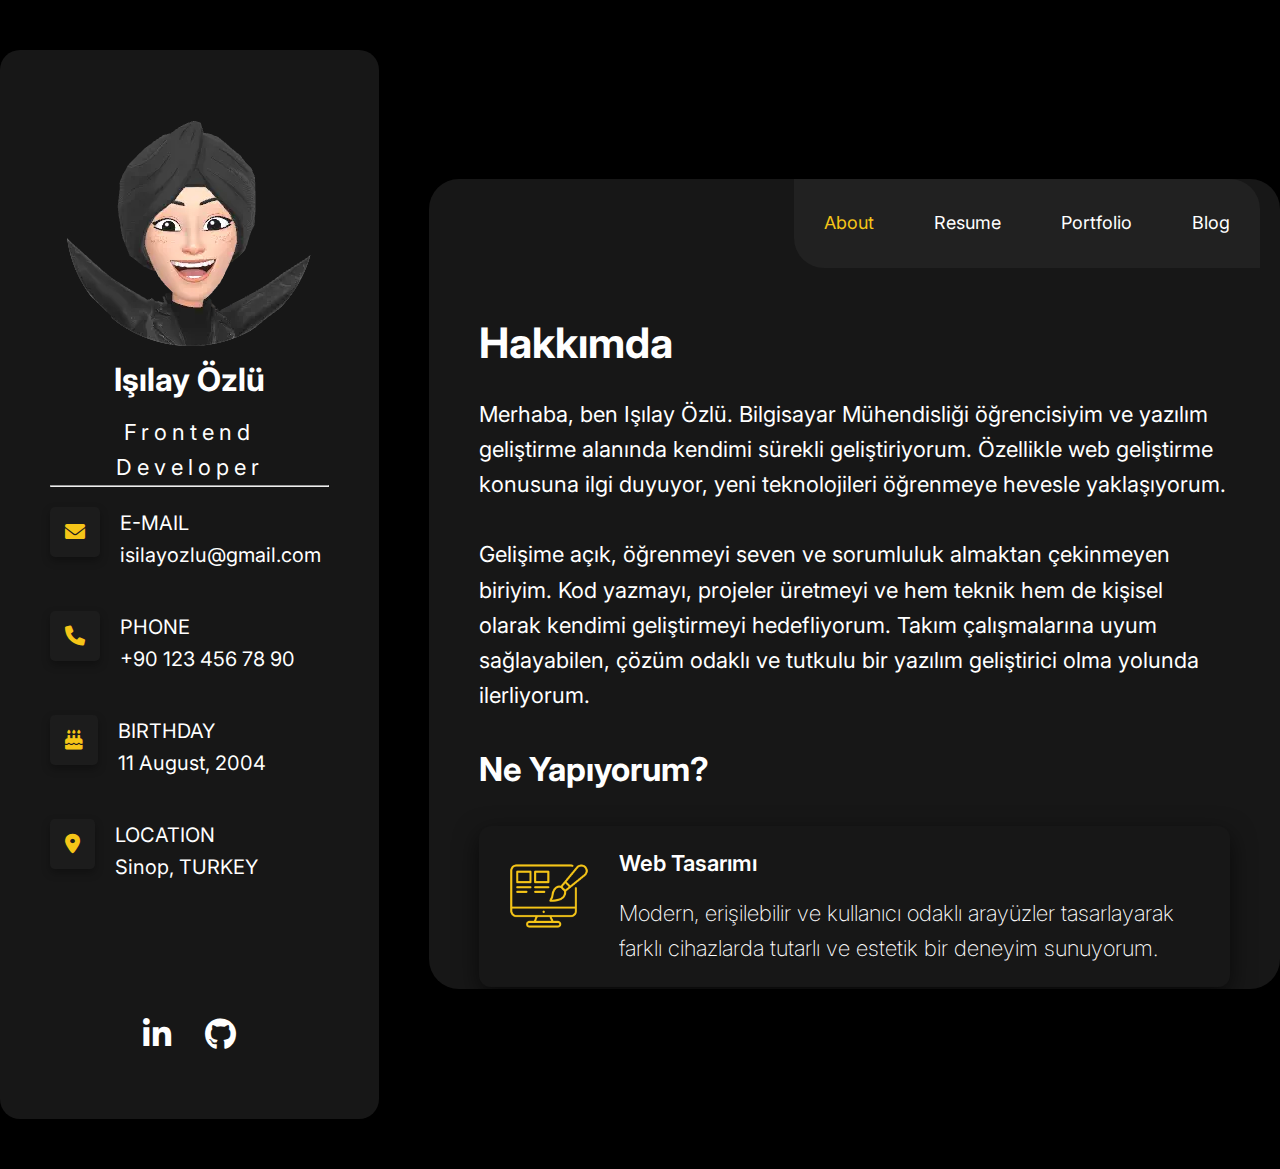
<file: index.html>
<!DOCTYPE html>
<html lang="en">

<head>
    <meta charset="UTF-8">
    <meta name="viewport" content="width=device-width, initial-scale=1.0">
    <link href="https://fonts.googleapis.com/css2?family=Inter:wght@400;600&display=swap" rel="stylesheet">
    <link href="https://cdnjs.cloudflare.com/ajax/libs/font-awesome/6.0.0-beta3/css/all.min.css" rel="stylesheet">
    <link rel="stylesheet" href="style.css" />
    <title>Işılay Özlü - Frontend Developer</title>
</head>

<body>
    <div id="all-part">

        <section id="profil" class="main-section">
            <img src="resimler/snapchat_foto.webp" alt="Işılay Özlü">
            <h2 class="name">Işılay Özlü</h2>
            <p class="gorev">Frontend Developer</p>
            <hr>
          
            <ul>
                <li class="info">
                    <div class="logo"><i class="fa-solid fa-envelope"></i></div>
                    <div class="info-text">
                        <label>E-MAIL</label>
                        <p>isilayozlu@gmail.com</p>
                    </div>
                </li>
                <li class="info">
                    <div class="logo"><i class="fa-solid fa-phone"></i></div>
                    <div class="info-text">
                        <label>PHONE</label>
                        <p>+90 123 456 78 90</p>
                    </div>
                </li>
                <li class="info">
                    <div class="logo"><i class="fa-solid fa-cake-candles"></i></div>
                    <div class="info-text">
                        <label>BIRTHDAY</label>
                        <p>11 August, 2004</p>
                    </div>
                </li>
                <li class="info">
                    <div class="logo"><i class="fa-solid fa-location-dot"></i></div>
                    <div class="info-text">
                        <label>LOCATION</label>
                        <p>Sinop, TURKEY</p>
                    </div>
                </li>
            </ul>

            <ul class="link">
                <li class="account-links">
                    <a href="https://www.linkedin.com/in/i%C5%9F%C4%B1lay-%C3%B6-0a8893294/"><i class="fa-brands fa-linkedin-in"></i></a>
                </li>
                <li class="account-links">
                    <a href="https://github.com/isilayozlu"><i class="fa-brands fa-github"></i></a>
                </li>
            </ul>
        </section>

        <section id="main-part">
            <nav>
                <ul>
                    <li><a class="nav-links" href="javascript:void(0);" onclick="showAbout()">About</a></li>
                    <li><a class="nav-links" href="javascript:void(0);" onclick="showResume()">Resume</a></li>
                    <li><a class="nav-links" href="javascript:void(0);" onclick="showPortfolio()">Portfolio</a></li>
                    <li><a class="nav-links" href="javascript:void(0);" onclick="showBlog()">Blog</a></li>
                </ul>
            </nav>
            
            <div id="about" class="nav-section">
                <h2 class="main-title">Hakkımda</h2>
                <div class="text-content">
                    <p>Merhaba, ben Işılay Özlü. Bilgisayar Mühendisliği öğrencisiyim ve yazılım geliştirme alanında kendimi sürekli geliştiriyorum. Özellikle web geliştirme konusuna ilgi duyuyor, yeni teknolojileri öğrenmeye hevesle yaklaşıyorum.</p>
                    <br>
                    <p>Gelişime açık, öğrenmeyi seven ve sorumluluk almaktan çekinmeyen biriyim. Kod yazmayı, projeler üretmeyi ve hem teknik hem de kişisel olarak kendimi geliştirmeyi hedefliyorum. Takım çalışmalarına uyum sağlayabilen, çözüm odaklı ve tutkulu bir yazılım geliştirici olma yolunda ilerliyorum.</p>
                </div>
                
                <h2 class="sub-title">Ne Yapıyorum?</h2>
                <ul class="card-container">
                    <li class="card" onclick="this.classList.toggle('expanded')">
                        <img class="card-image" src="resimler/web-design (5).png" alt="Web Design">
                        <div class="card-content">
                            <h3>Web Tasarımı</h3>
                            <p>Modern, erişilebilir ve kullanıcı odaklı arayüzler tasarlayarak farklı cihazlarda tutarlı ve estetik bir deneyim sunuyorum.</p>
                        </div>
                    </li>
                    <li class="card" onclick="this.classList.toggle('expanded')">
                        <img class="card-image" src="resimler/coding (1).png" alt="Frontend Development">
                        <div class="card-content">
                            <h3>Frontend Development</h3>
                            <p>HTML, CSS, JavaScript ve React kullanarak duyarlı, etkileşimli ve kullanıcı dostu web uygulamaları geliştiriyorum.</p>
                        </div>
                    </li>
                    <li class="card" onclick="this.classList.toggle('expanded')">
                        <img class="card-image" src="resimler/web-design (4).png" alt="UI/UX">
                        <div class="card-content">
                            <h3>UI/UX</h3>
                            <p>Kullanıcı davranışlarını analiz ederek, sezgisel ve kullanıcı memnuniyetini ön planda tutan arayüzler tasarlıyorum.</p>
                        </div>
                    </li>
                    <li class="card" onclick="this.classList.toggle('expanded')">
                        <img class="card-image" src="resimler/new-technologies.png" alt="Learning New Technologies">
                        <div class="card-content">
                            <h3>Yeni Teknolojileri Öğrenmek</h3>
                            <p>Yeni araçlar ve teknolojileri deneyimleyerek (Git, Figma vb.) teknik bilgi birikimimi sürekli güncelliyorum.</p>
                        </div>
                    </li>
                    <li class="card" onclick="this.classList.toggle('expanded')">
                        <img class="card-image" src="resimler/support.png" alt="Team Collaboration">
                        <div class="card-content">
                            <h3>Takım Çalışması</h3>
                            <p>Projelerde aktif rol alarak fikir alışverişine açık, iletişim becerileri güçlü ve iş birliğine dayalı bir şekilde çalışıyorum.</p>
                        </div>
                    </li>
                </ul>
            </div>

            <div id="resume" class="nav-section">

                <div class="info">
                        <div class="logo mt-20"><i class="fa-solid fa-book-open"></i></div>
                        <div class="resume-text">
                            <h2 class="sub-title">Özet</h2>
                            <p>2025 yazı itibarıyla Bilgisayar Mühendisliği 3. sınıf öğrencisiyim. Akademik bilgilerimi staj deneyimleriyle
                                pekiştirerek yazılım geliştirme alanında profesyonel bir kariyer hedefliyorum. Özellikle web teknolojilerine
                                yoğun ilgi duyuyor; HTML, CSS, PHP ve JavaScript gibi teknolojilerle projeler geliştirerek kendimi
                                bu alanda sürekli geliştiriyorum. Git ve GitHub gibi versiyon kontrol sistemlerini etkin bir şekilde
                                kullanıyor, öğrendiklerimi uygulamalı olarak pekiştiriyorum. Takım çalışmasına uyumlu, sorumluluk almaktan
                                çekinmeyen ve gelişime açık bir birey olarak, yaz stajımda teknik becerilerimi ileriye taşımayı ve sektörel deneyim kazanmayı amaçlıyorum.</p>
                        </div>
                </div>
            
                <div class="info">
                    <div class="logo mt-20"><i class="fa-solid fa-code"></i></div>
                    <div class="resume-text">
                        <h2 class="sub-title">Teknik Beceriler</h2>
                        <ul class="ml-25">
                            <li><b>Programlama Dilleri:</b> C, Java, PHP, HTML, CSS, JavaScript</li>
                            <li><b>Web Teknolojileri:</b> Frontend geliştirme, responsive tasarım</li>
                            <li><b>Veritabanı:</b> Oracle SQL</li>
                            <li><b>Geliştirme Araçları:</b> Git, GitHub, Visual Studio Code</li>
                        </ul>
                    </div>
                </div>
            
                <div class="info">
                    <div class="logo mt-20"><i class="fa-solid fa-lightbulb"></i></div>
                    <div class="resume-text">
                        <h2 class="sub-title">Projeler & Çalışmalar</h2>
            
                        <div>
                            <h3>Kişisel Web Sitesi</h3>
                            <ul class="ml-25">
                                <li>Portföyümü sergilemek amacıyla mobil uyumlu, kullanıcı dostu bir kişisel web sitesi geliştiriyorum.</li>
                                <li><b>Kullanılan Teknolojiler:</b> HTML, CSS, JavaScript</li>
                            </ul>
                        </div>
            
                        <br>
            
                        <div>
                            <h3>E-Egzersiz Mobil Uygulaması (TÜBİTAK Destekli)</h3>
                            <h4><i>Geliştirici | Devam Ediyor – 2025</i></h4>
                            <ul class="ml-25">
                                <li>Kronik bel ağrısı olan bireylerin egzersiz takibini kolaylaştırmayı hedefleyen Android uygulama geliştiriyoruz.</li>
                                <li>Kullanıcı arayüzü Kotlin ve XML ile geliştirilecek, tasarımlar Figma üzerinden prototiplenmektedir.</li>
                                <li>Kullanıcı yönetimi için Firebase, egzersiz verileri için SQLite kullanılacaktır.</li>
                                <li>Video destekli egzersiz gösterimi, takvim ve hatırlatıcı özellikleri entegre edilecektir.</li>
                                <li><b>Hedef Teknolojiler:</b> Android Studio, Kotlin, XML, Firebase, SQLite, Figma</li>
                            </ul>
                        </div>
                    </div>
                </div>
            
                <div class="info">
                    <div class="logo mt-20"><i class="fa-solid fa-graduation-cap"></i></div>
                    <div class="resume-text">
                        <h2 class="sub-title">Eğitim</h2>
                        <div class="education-info">
                            <div class="education-school"><b>Boyabat Türk Telekom Fen Lisesi, Sinop ( 2018 - 2022 )</b></div>
                        </div>
            
                        <div class="education-info">
                            <div class="education-school"><b>Karabük Üniversitesi, Bilgisayar Mühendisliği ( 2022 - devam ediyor )</b>
                                <ul class="ml-25">
                                    <li>Bilgisayar Mühndisliği Lisans Öğrencisi</li>
                                    <li>Beklenen Mezuniyet Tarihi: May 2027</li>
                                    <li>GNO: 3.35/4.0</li>
                                </ul>
                            </div></div>
                            
                    </div>
                </div>

                <div class="info">
                    <div class="logo mt-20"><i class="fa-solid fa-circle-info"></i></div>
                    <div class="resume-text">
                        <h2 class="sub-title">Ek bilgiler</h2>
                        <ul class="ml-25">
                            <li><b>Yabancı Dil:</b>  İngilizce (B1 seviyesi - geliştirme sürecinde)</li>
                            <li><b>Faaliyetler: </b>  Google Developer Groups On Campus topluluğunun aktif bir üyesi olarak etkinlik planlama
                                ve organizasyonuna katkıda bulunuyorum. Bu rol sayesinde ekip çalışması becerilerimi geliştiriyor ve
                                etkinlik koordinasyonunda uygulamalı deneyim kazanıyorum</li>
                           </ul>
                    </div>
                </div>
            </div>

            <div id="portfolio" class="nav-section">
                <h2 class="main-title">Projeler</h2>
                <div class="card-container">
                    
                    <div class="card" onclick="enterCard(1)">
                        <img class="card-image" src="resimler/blog-1.png" alt="blog">
                        <div class="card-content">
                            <h3>Blog</h3>
                            <p>Bu blog tasarımı, temel HTML ve CSS özellikleriyle yapılan bir projedir.</p>
                        </div>
                    </div>
                    
                    <div class="card" onclick="enterCard(2)">
                        <img class="card-image" src="resimler/portfolio.png" alt="blog">
                        <div class="card-content">
                            <h3>Portfolio</h3>
                            <p>Bu projede, yalnızca HTML ve CSS kullanarak basit bir portföy web sitesi örneği geliştirdim. Ana hedefim, temel web geliştirme becerilerimi pekiştirmek, HTML yapısı ve CSS düzenlemeleri konusunda pratik yaparak kendimi geliştirmekti. Eğitim amaçlı hazırladığım bu çalışma, frontend alanındaki öğrenme sürecimin bir parçasıdır.</p>
                        </div>
                    </div>
                    
                    <div class="card" onclick="enterCard(3)">
                        <img class="card-image" src="resimler/gsb.png" alt="blog">
                        <div class="card-content">
                            <h3>GSB Wi-Fi </h3>
                            <p>Bu proje, GSB WiFi sitesini taklit etmek amacıyla tasarladığım bir web sitesidir. Bu projeyi, HTML ve CSS kullanarak oluşturmayı hedefledim. Amacım, gerçek bir web sitesinin tasarımını anlayarak, kullanıcı arayüzü ve görsel öğeleri doğru bir şekilde yerleştirme becerimi geliştirmekti.</p>
                        </div>
                    </div>
                    
                    <div class="card" onclick="enterCard(4)">
                        <img class="card-image" src="resimler/responsive-1.png" alt="blog">
                        <div class="card-content">
                            <h3>Responsive Web Sitesi</h3>
                            <p>Bu proje, responsive tasarım kullanarak geliştirdiğim bir web sitesidir. Amacım, farklı cihazlarda düzgün görüntülenen bir site tasarımı yapmaktı. HTML ve CSS kullanarak baştan sona her sayfa elemanını tasarladım ve siteyi mobil uyumlu hale getirdim.</p>
                        </div>
                    </div>

                    
                    <div class="card" onclick="enterCard(5)">
                        <img class="card-image" src="resimler/freelencer-1.png" alt="blog">
                        <div class="card-content">
                            <h3>Freelancer Web Sitesi</h3>
                            <p>Bu projede modern bir kullanıcı arayüzü (UI) ve kullanıcı deneyimi (UX) odaklı, tamamen responsive bir web tasarımı geliştirdim. HTML5 ve CSS3 teknolojilerini kullanarak oluşturduğum bu statik web sitesi, tüm cihazlarda ve ekran boyutlarında mükemmel şekilde çalışacak şekilde optimize edilmiştir.</p>
                        </div>
                    </div>

                    
                    <div class="card" onclick="enterCard(6)">
                        <img class="card-image" src="resimler/todo/todo-1.png" alt="blog">
                        <div class="card-content">
                            <h3>To-do List Projesi</h3>
                            <p>Bu proje, kullanıcılara görevlerini kolayca takip etmelerini sağlayan basit bir Todo List uygulamasıdır. Kullanıcılar, yeni görevler ekleyebilir, mevcut görevleri silebilir ve tüm görevleri temizleyebilir. Ayrıca, görevler arasında filtreleme yaparak aradıkları görevleri hızla bulabilmeleri mümkündür.</p>
                        </div>
                    </div>
                </div>
            </div>
            
            
            <div id="cardDetail" class="card-detail nav-section">
                <button onclick="exitCard()">Geri</button>
                <div id="cardDetailContent" class="card-content">
                    <!-- İçerik  eklenecek -->
                </div>
            </div>

            <div id="blog" class="nav-section">
                <div id="photos">
                <h2 class="main-title">Fotoğraflar</h2>
                <img src="resimler/galeri/18.jpg">
                <img src="resimler/galeri/11.jpg">
                <img src="resimler/galeri/14.jpg">              
                <img src="resimler/galeri/7.jpg">
                <img src="resimler/galeri/12.jpg">
                <img src="resimler/galeri/17.jpg">
                <img src="resimler/galeri/1.jpg">
                <img src="resimler/galeri/22.jpg">
                <img src="resimler/galeri/5.jpg">
                <img src="resimler/galeri/13.jpg">     
                <img src="resimler/galeri/19.jpg">
                <img src="resimler/galeri/8.jpg">
                <img src="resimler/galeri/6.jpg">               
                <img src="resimler/galeri/10.jpg">
                <img src="resimler/galeri/21.jpg">   
            </div>
            </div> 
        </section>
    </div>


    <script src="https://code.jquery.com/jquery-3.2.1.slim.min.js" integrity="sha384-KJ3o2DKtIkvYIK3UENzmM7KCkRr/rE9/Qpg6aAZGJwFDMVNA/GpGFF93hXpG5KkN" crossorigin="anonymous"></script>
    <script src="https://cdnjs.cloudflare.com/ajax/libs/popper.js/1.12.9/umd/popper.min.js" integrity="sha384-ApNbgh9B+Y1QKtv3Rn7W3mgPxhU9K/ScQsAP7hUibX39j7fakFPskvXusvfa0b4Q" crossorigin="anonymous"></script>
    <script src="https://maxcdn.bootstrapcdn.com/bootstrap/4.0.0/js/bootstrap.min.js" integrity="sha384-JZR6Spejh4U02d8jOt6vLEHfe/JQGiRRSQQxSfFWpi1MquVdAyjUar5+76PVCmYl" crossorigin="anonymous"></script>
    <script src="script.js"></script>
</body>
</html>
</file>
<file: style.css>
* {
    margin: 0;
    padding: 0;
    box-sizing: border-box;
    font-family: 'Inter', sans-serif;
}

html {
    background-color: black;
}

body {
    color: white;
    line-height: 1.6;
}

#all-part {
    display: flex;
    justify-content: center;
    align-items: center;
    margin: 50px auto;
    gap: 50px;
}

#about, #resume, #portfolio, #blog {
    display: none;
}

#profil {
    background-color: #171717;
    width: 500px;
    text-align: center;
    border-radius: 20px;
    padding: 50px;
}

.name {
    font-size: 32px;
    margin-bottom: 10px;
}

.gorev {
    font-size: 22px;
    margin-top: 5px;
    letter-spacing: 5px;
}

.info {
    display: flex;
    padding: 20px 0;
    color: white;
    text-align: left;
    font-size: 20px;
}

.logo i {
    font-size: 20px;
    color: #f5c518;
    margin-right: 20px;
    background-color: #1c1c1c;
    padding: 15px;
    border-radius: 10%;
    box-shadow: 0 4px 8px rgba(0, 0, 0, 0.3);
    transition: transform 0.2s ease, box-shadow 0.2s ease;
}

.logo i:hover {
    transform: scale(1.1);
    box-shadow: 0 6px 12px rgba(0, 0, 0, 0.4);
}

.link {
    margin-top: 100px;
}

.account-links {
    margin: 15px;
    display: inline-block;
}

.account-links i {
    color: white;
    font-size: 32px;
    transition: box-shadow 0.2s ease, transform 0.2s ease;
}

.account-links i:hover {
    transform: scale(1.2);
}

#main-part {
    background-color: #171717;
    width: 1200px;
    height: 90vh;
    overflow-y: auto;
    padding: 0 20px;
    border-radius: 30px;
    position: relative;
}

nav {
    background-color: #212121;
    position: relative;
}

nav ul {
    background-color: #212121;
    border-bottom-left-radius: 30px;
    border-top-right-radius: 30px;
    position: absolute;
    right: 0;
    top: 0;
    display: flex;
    list-style: none;
}

nav ul li {
    padding: 30px;
}

nav ul li a {
    text-decoration: none;
    color: white;
    font-size: 18px;
    transition: color 0.3s ease;
}

nav ul li a:hover {
    color: #f5c518;
}

.main-title {
    margin-bottom: 10px;
    font-size: 42px;
}

.nav-section {
    margin-top: 100px;
    padding: 30px;
    color: white;
    font-size: 22px;
}

.text-content {
    padding: 10px 0;
    margin-bottom: 10px;
}

.sub-title {
    margin: 20px 0;
}

.mt-20 {
    margin: 20px 0;
}

.card-container {
    display: flex;
    flex-wrap: wrap;
    gap: 20px;
    margin-top: 30px;
    justify-content: space-between;
}

.card {
    background-color: #171717;
    color: #ffffff;
    border-radius: 12px;
    padding: 20px;
    width: 48%;
    max-height: 250px;
    box-shadow: 0 8px 24px rgba(0, 0, 0, 0.6);
    transition: all 0.3s ease;
    display: flex;
    align-items: flex-start;
    overflow: hidden;
    cursor: pointer;
}

.card.expanded {
    max-height: 1000px;
}

.card-content {
    overflow: hidden;
}

.card p {
    display: -webkit-box;
    -webkit-line-clamp: 3;
    -webkit-box-orient: vertical;
    overflow: hidden;
    text-overflow: ellipsis;
}

.card.expanded p {
    -webkit-line-clamp: unset;
    display: block;
}

.card-image {
    width: 100px;
    margin-right: 20px;
    flex-shrink: 0;
    padding: 10px;
}

.card-content h3 {
    margin-bottom: 15px;
    font-size: 22px;
    font-weight: 600;
}

.card-content p {
    font-weight: 200;
}

@media (max-width: 1400px) {
    .card {
        width: 100%;
    }
}

.card:hover {
    transform: translateY(-4px);
    box-shadow: 0 12px 32px rgba(0, 0, 0, 0.7);
}

.education-info {
    display: flex;
    justify-content: space-between;
    width: 100%;
    padding: 10px;
    box-sizing: border-box;
    margin-bottom: 10px;
}

.ml-25 {
    margin-left: 25px;
}

#portfolio .card {
    text-align: center;
    display: block;
    max-height: 1200px;
}

#portfolio .card img {
    width: 400px;
    height: 250px;
}

.card-detail {
    display: none;
    z-index: 10;
    opacity: 0;
    visibility: hidden;
    transition: opacity 0.5s ease;
}

.card-detail.show {
    display: flex;
    opacity: 1;
    visibility: visible;
}

.card-detail .card-image {
    width: 100%;
}

.card-detail button {
    position: absolute;
    top: 20px;
    left: 20px;
    padding: 10px 20px;
    background-color: #333;
    color: white;
    border: none;
    border-radius: 5px;
    cursor: pointer;
}

.card-detail button:hover {
    background-color: #555;
}

#blog {
    display: flex;
    flex-wrap: wrap;
    justify-content: space-between;
    gap: 20px;
}

#blog img {
    width: 30%;
    height: 370px;
    object-fit: cover;
    object-position: 80% center;
    border-radius: 12px;
    box-shadow: 0 6px 18px rgba(0,0,0,0.4);
    transition: transform 0.3s ease, box-shadow 0.3s ease;
}

#blog img:hover {
    transform: scale(1.02);
    box-shadow: 0 12px 24px rgba(0,0,0,0.5);
}

#photos img {
    box-shadow: 0 4px 12px rgba(0, 0, 0, 0.1);
    transition: box-shadow 0.3s ease, transform 0.3s ease;
    border-radius: 12px;
}

#photos img:hover {
    box-shadow: 0 8px 20px rgba(0, 0, 0, 0.15);
    transform: translateY(-5px);
}

@media (max-width: 1600px) {
    .card {
        width: 100%;
    }

    #blog img {
        width: 45%;
    }
}

@media (max-width: 1000px) {
    .card {
        width: 100%;
    }

    #blog img {
        width: 100%;
        max-height: 450px;
    }
}
</file>
